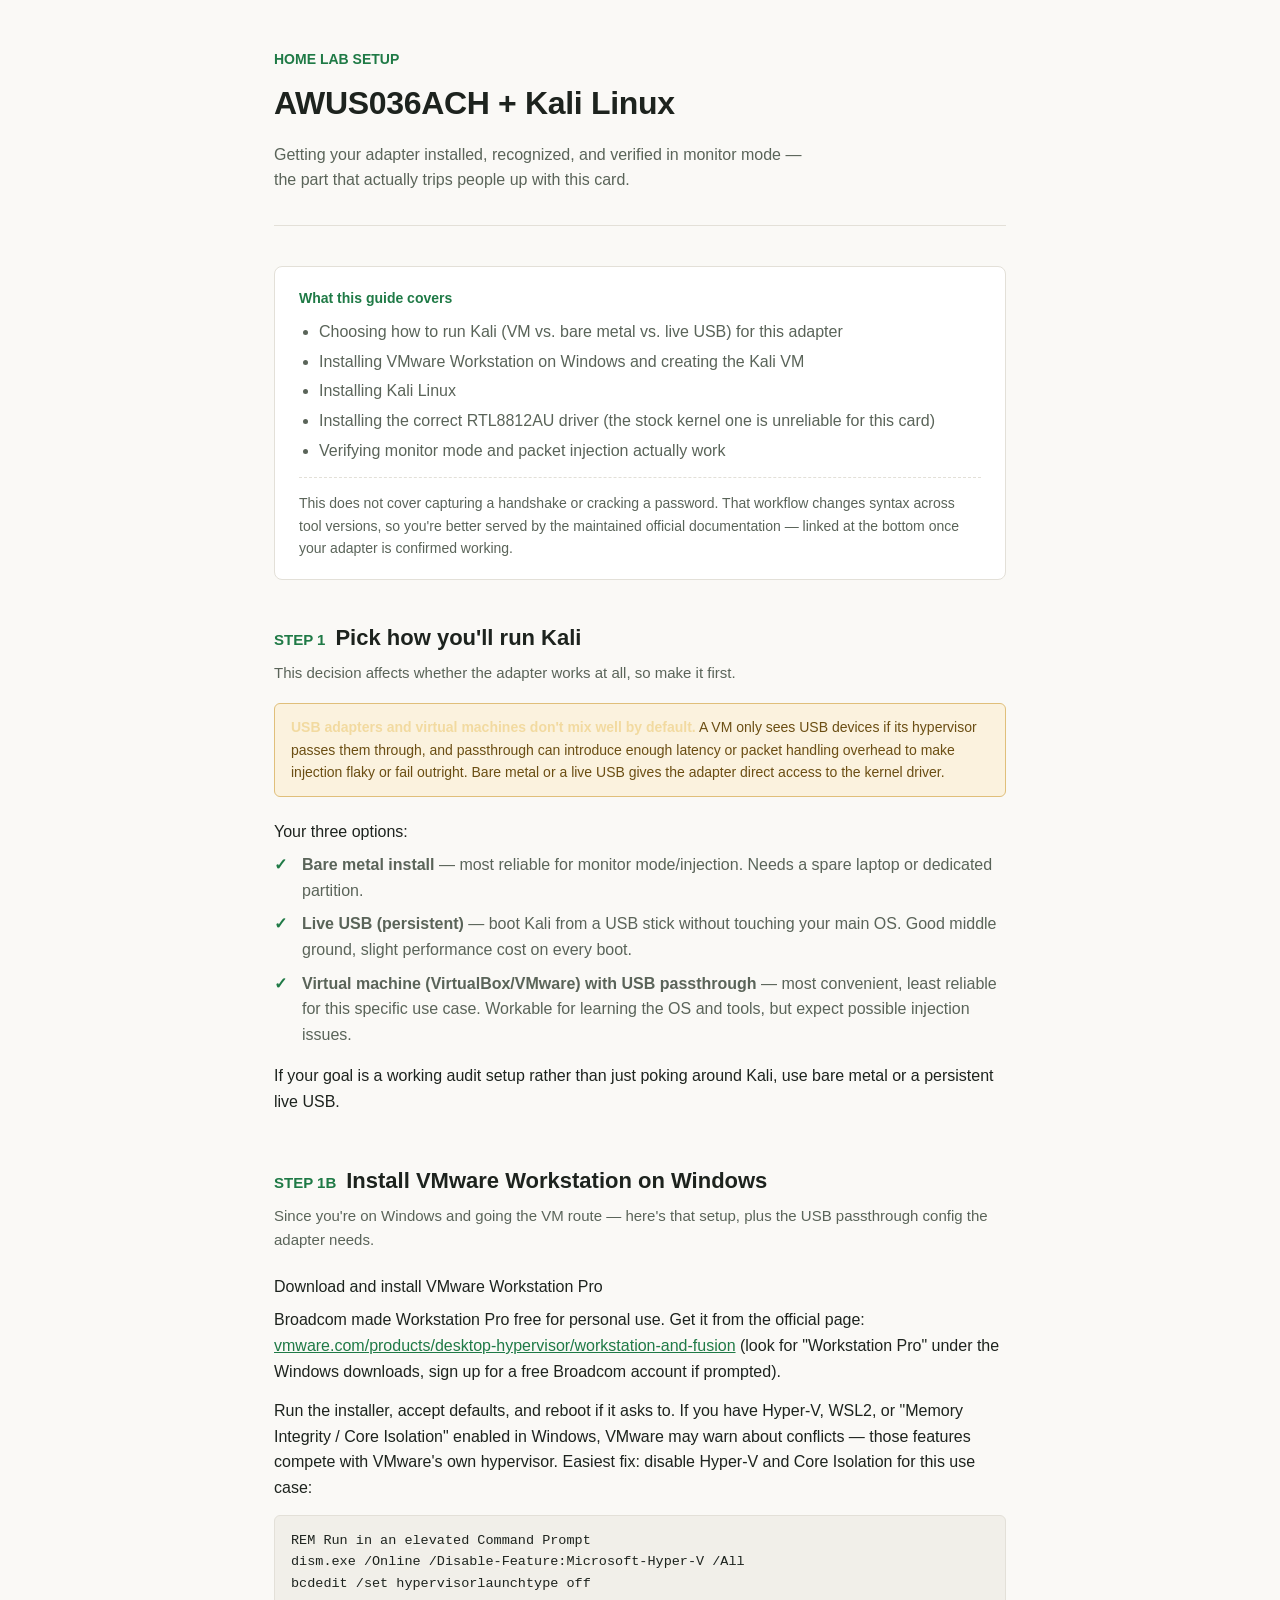
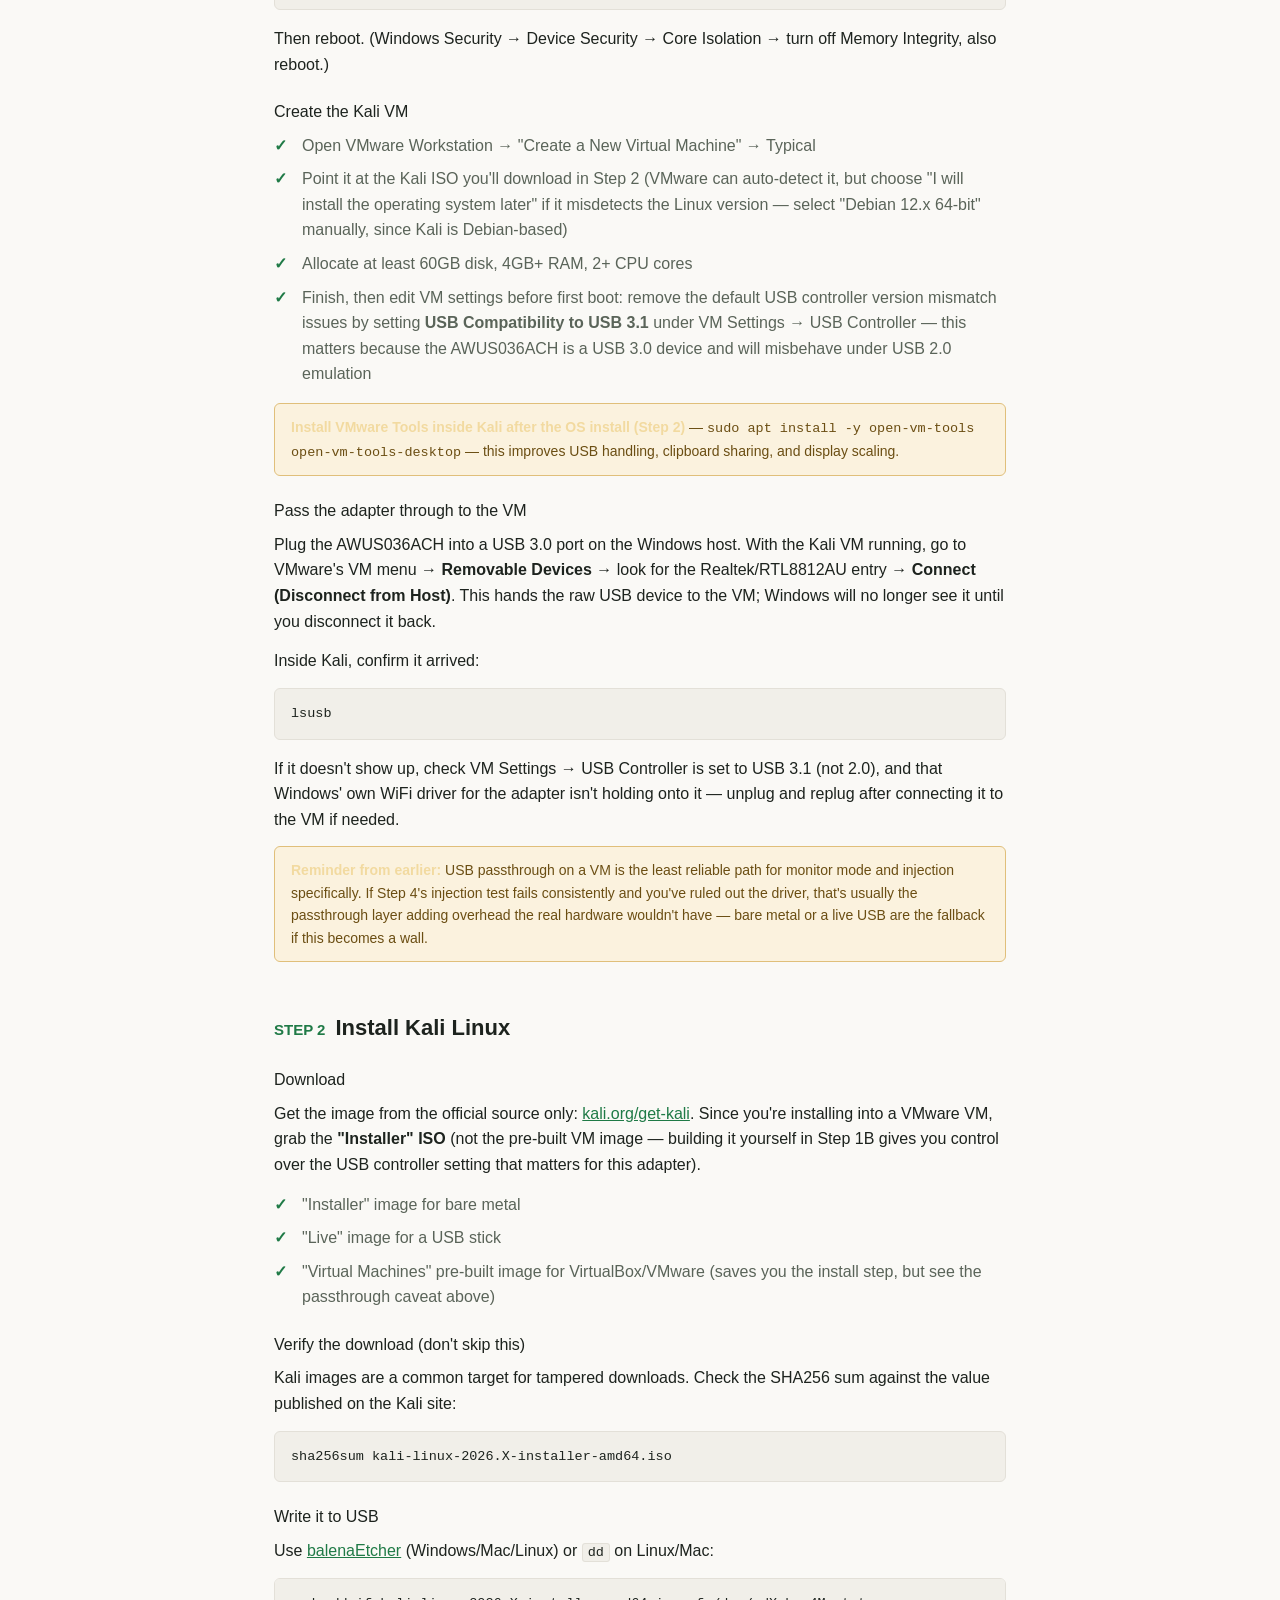
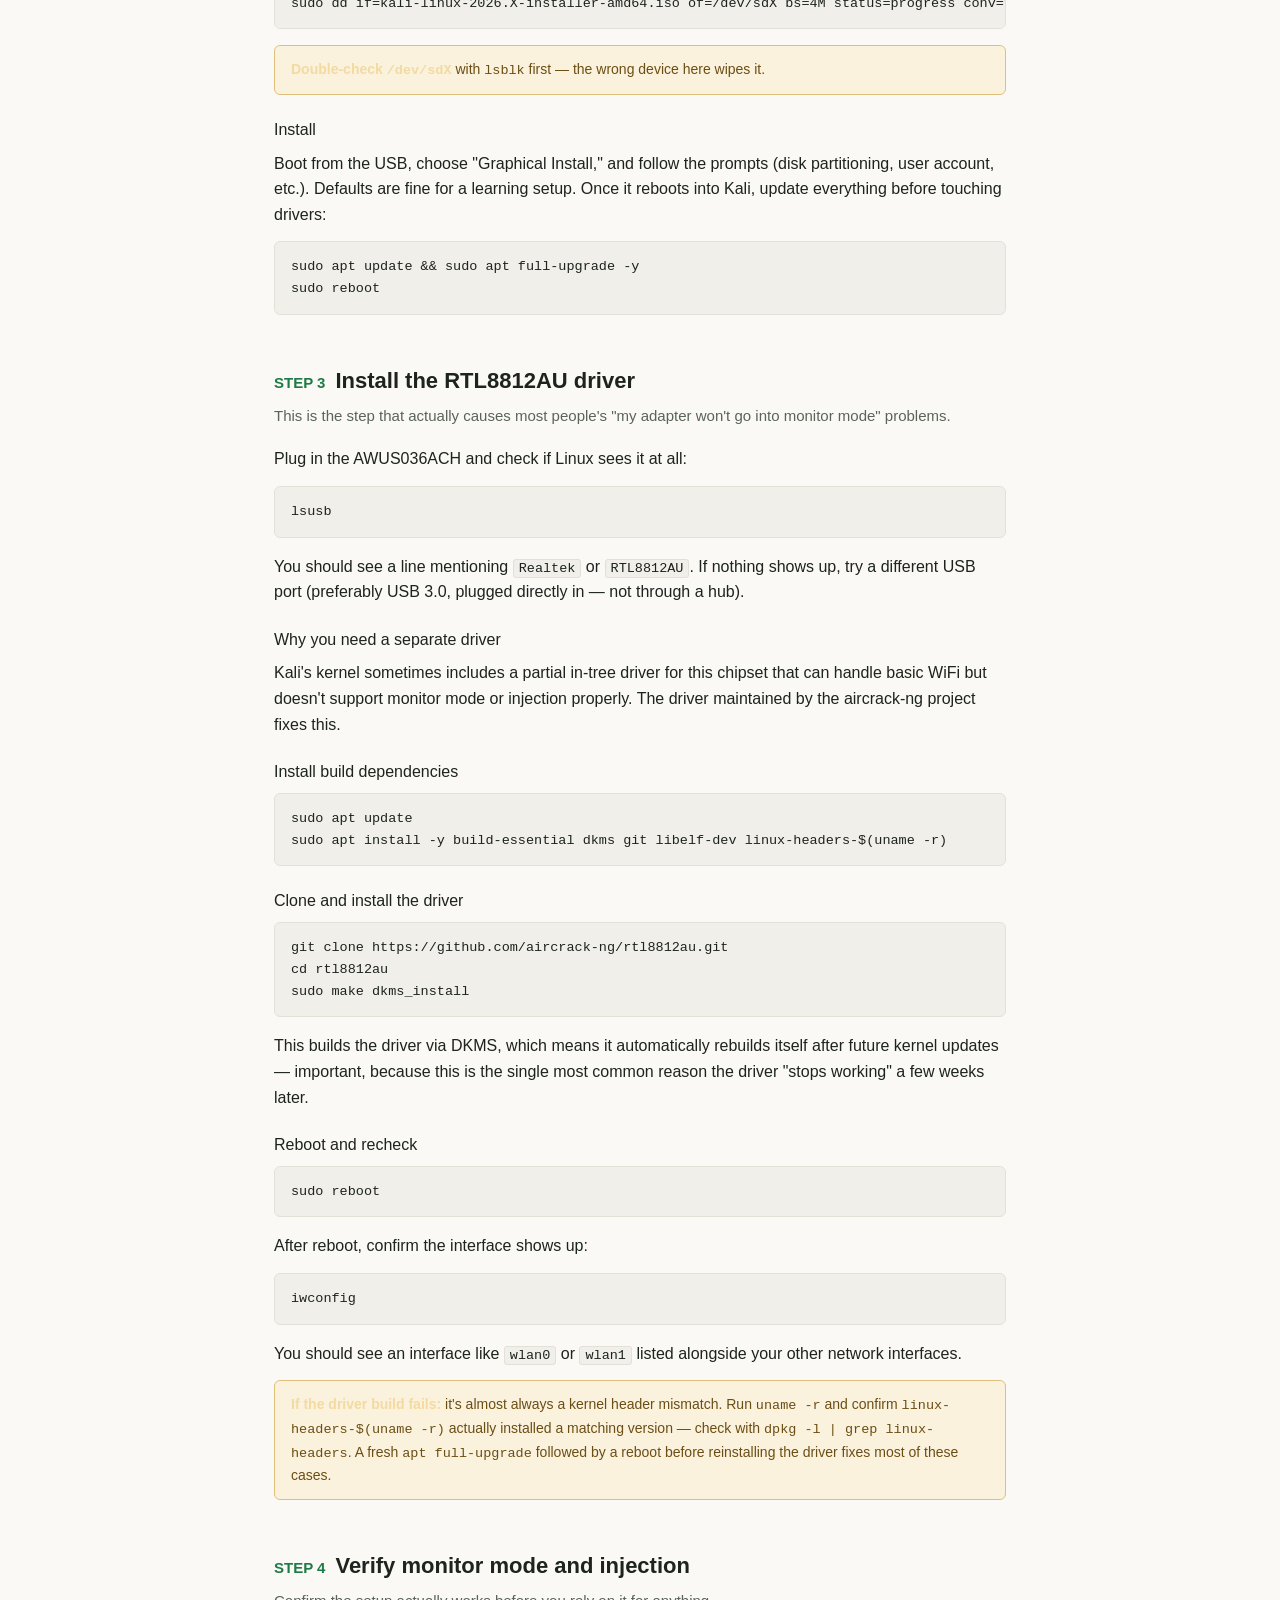
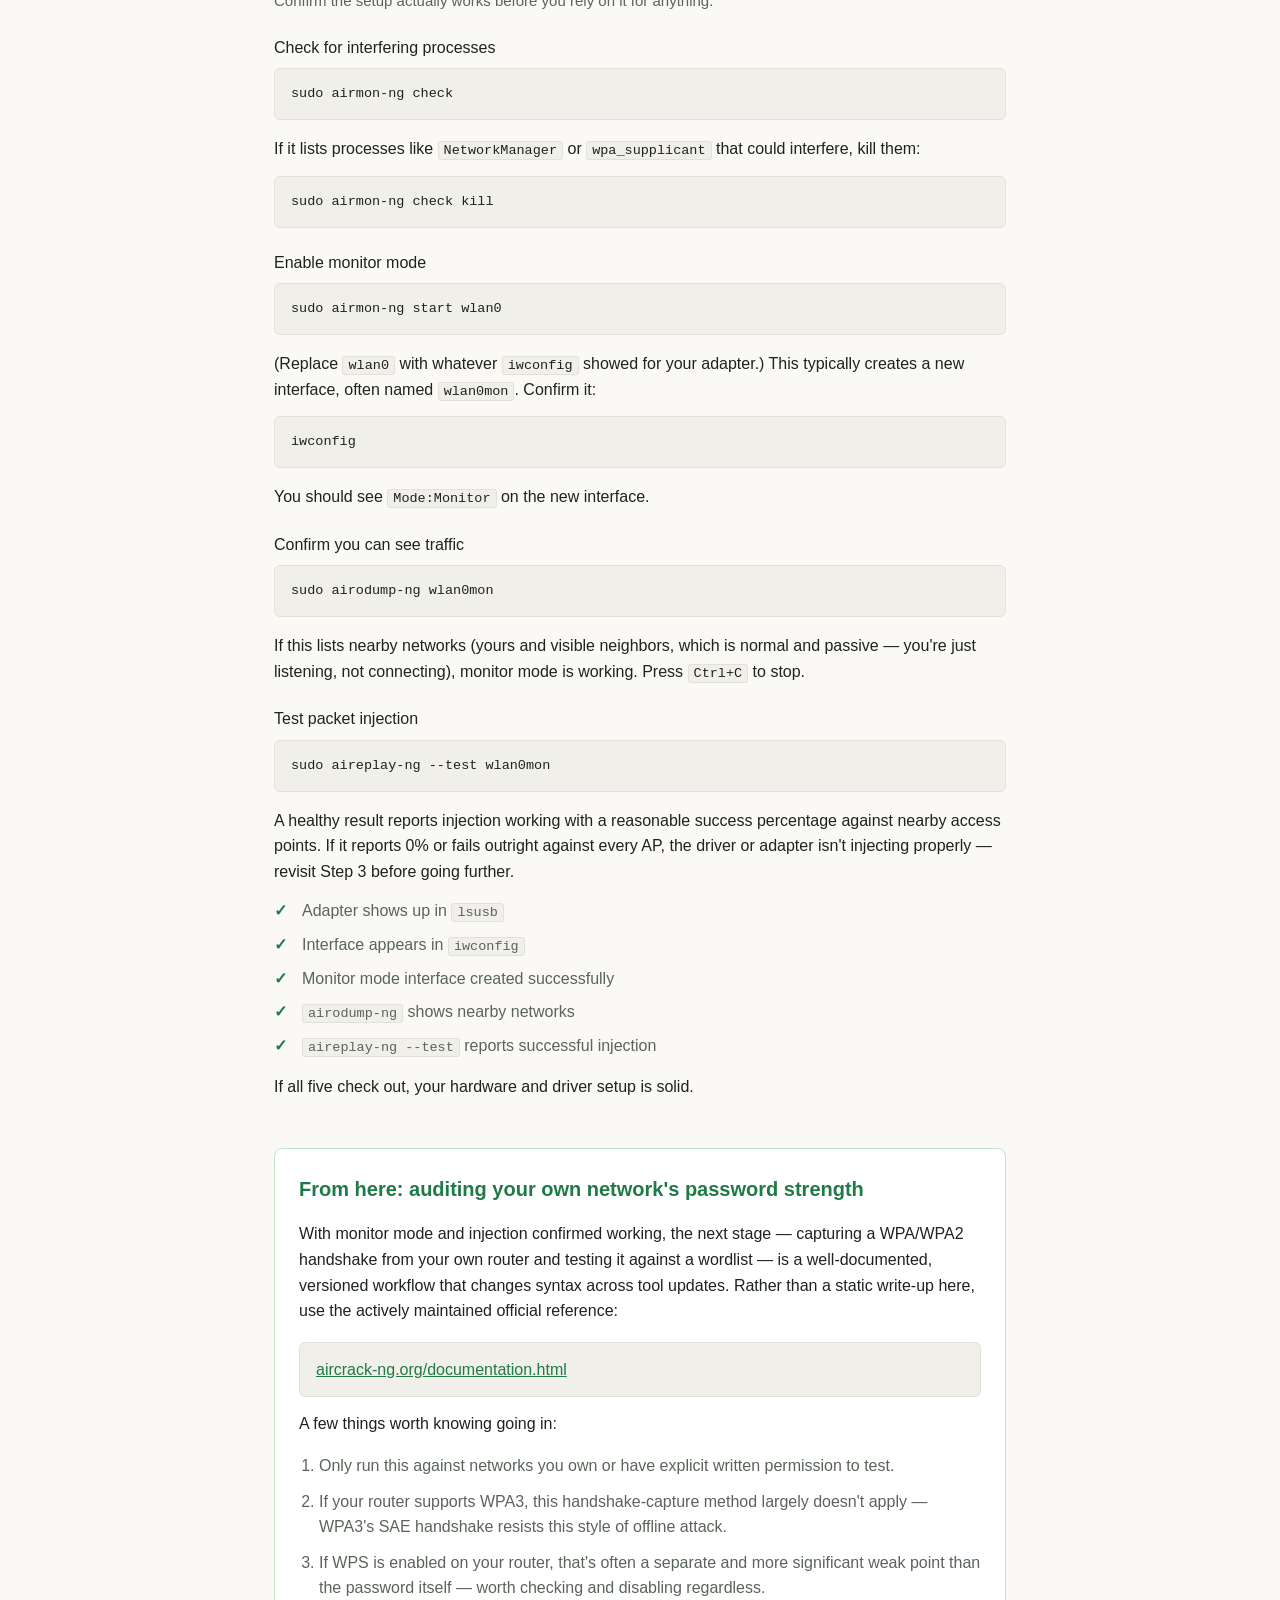
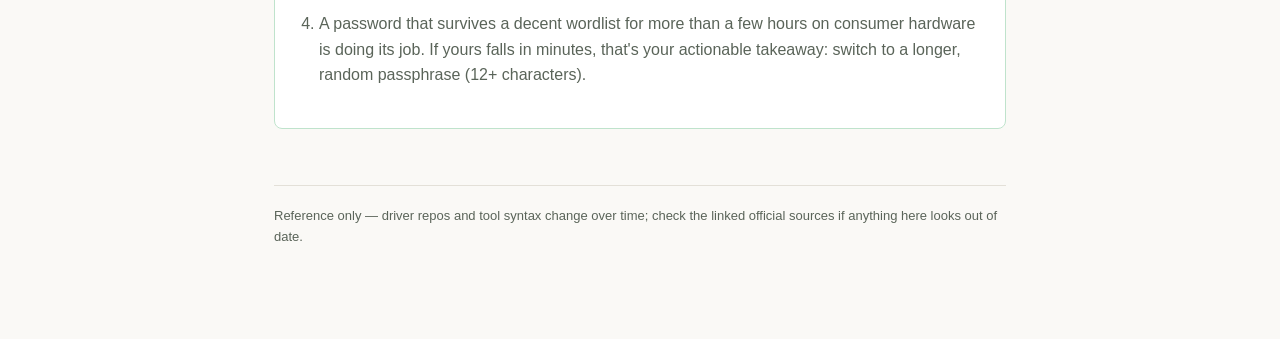
<file: awus036ach-kali-setup-guide.html>
<!DOCTYPE html>
<html lang="en">
<head>
<meta charset="UTF-8">
<meta name="viewport" content="width=device-width, initial-scale=1">
<title>AWUS036ACH + Kali Linux: Setup & Driver Guide</title>
<style>
  :root {
    --bg: #0f1410;
    --panel: #161d18;
    --panel-border: #263229;
    --text: #e7ece8;
    --text-dim: #9fb0a4;
    --accent: #5fd48a;
    --accent-dim: #2c6b47;
    --warn-bg: #2a1f12;
    --warn-border: #7a5420;
    --warn-text: #e8c98a;
    --code-bg: #0b0f0c;
    --mono: "SFMono-Regular", Consolas, "Liberation Mono", Menlo, monospace;
    --sans: -apple-system, BlinkMacSystemFont, "Segoe UI", Roboto, sans-serif;
  }
  * { box-sizing: border-box; }
  body {
    margin: 0;
    background: var(--bg);
    color: var(--text);
    font-family: var(--sans);
    line-height: 1.6;
  }
  .wrap {
    max-width: 780px;
    margin: 0 auto;
    padding: 48px 24px 96px;
  }
  header.hero {
    border-bottom: 1px solid var(--panel-border);
    padding-bottom: 32px;
    margin-bottom: 40px;
  }
  header.hero .kicker {
    color: var(--accent);
    font-size: 14px;
    font-weight: 600;
    margin-bottom: 8px;
  }
  header.hero h1 {
    font-size: 32px;
    margin: 0 0 12px;
    letter-spacing: -0.01em;
  }
  header.hero p {
    color: var(--text-dim);
    font-size: 16px;
    max-width: 60ch;
    margin: 0;
  }
  .scope-box {
    background: var(--panel);
    border: 1px solid var(--panel-border);
    border-radius: 8px;
    padding: 20px 24px;
    margin-bottom: 40px;
  }
  .scope-box h2 {
    font-size: 14px;
    text-transform: none;
    color: var(--accent);
    margin: 0 0 10px;
  }
  .scope-box ul {
    margin: 0;
    padding-left: 20px;
    color: var(--text-dim);
  }
  .scope-box li { margin-bottom: 4px; }
  .scope-box .not-covered {
    margin-top: 14px;
    padding-top: 14px;
    border-top: 1px dashed var(--panel-border);
    color: var(--text-dim);
    font-size: 14px;
  }
  section.step {
    margin-bottom: 48px;
  }
  section.step h2 {
    font-size: 22px;
    margin: 0 0 6px;
    display: flex;
    align-items: baseline;
    gap: 10px;
  }
  section.step h2 .num {
    color: var(--accent);
    font-size: 15px;
    font-weight: 700;
  }
  section.step .lede {
    color: var(--text-dim);
    margin-bottom: 18px;
    font-size: 15px;
  }
  .sub {
    font-size: 16px;
    margin: 22px 0 8px;
    color: var(--text);
  }
  p { margin: 0 0 14px; }
  pre {
    background: var(--code-bg);
    border: 1px solid var(--panel-border);
    border-radius: 6px;
    padding: 14px 16px;
    overflow-x: auto;
    margin: 0 0 16px;
  }
  code {
    font-family: var(--mono);
    font-size: 13.5px;
  }
  p code, li code {
    background: var(--code-bg);
    padding: 1px 5px;
    border-radius: 3px;
    border: 1px solid var(--panel-border);
  }
  .note {
    background: var(--warn-bg);
    border: 1px solid var(--warn-border);
    color: var(--warn-text);
    border-radius: 6px;
    padding: 12px 16px;
    font-size: 14px;
    margin: 0 0 16px;
  }
  .note strong { color: #f2daa0; }
  .checklist {
    list-style: none;
    padding: 0;
    margin: 0 0 16px;
  }
  .checklist li {
    padding-left: 28px;
    position: relative;
    margin-bottom: 8px;
    color: var(--text-dim);
  }
  .checklist li::before {
    content: "✓";
    position: absolute;
    left: 0;
    color: var(--accent);
    font-weight: 700;
  }
  a { color: var(--accent); }
  .handoff {
    background: var(--panel);
    border: 1px solid var(--accent-dim);
    border-radius: 8px;
    padding: 24px;
    margin-top: 12px;
  }
  .handoff h2 {
    margin-top: 0;
    font-size: 20px;
    color: var(--accent);
  }
  .handoff ol { padding-left: 20px; color: var(--text-dim); }
  .handoff ol li { margin-bottom: 10px; }
  .handoff .link-box {
    margin-top: 18px;
    padding: 14px 16px;
    background: var(--code-bg);
    border-radius: 6px;
    border: 1px solid var(--panel-border);
  }
  .link-box a { word-break: break-all; }
  footer {
    margin-top: 56px;
    padding-top: 20px;
    border-top: 1px solid var(--panel-border);
    color: var(--text-dim);
    font-size: 13px;
  }
  @media (prefers-color-scheme: light) {
    :root:not([data-theme="dark"]) {
      --bg: #faf9f6;
      --panel: #ffffff;
      --panel-border: #e3e0d8;
      --text: #1d231e;
      --text-dim: #5a6459;
      --accent: #1f7a46;
      --accent-dim: #bfe3cc;
      --warn-bg: #fbf2de;
      --warn-border: #e0bf7a;
      --warn-text: #6b4e13;
      --code-bg: #f1efe9;
    }
  }
</style>
</head>
<body>
<div class="wrap">

  <header class="hero">
    <div class="kicker">HOME LAB SETUP</div>
    <h1>AWUS036ACH + Kali Linux</h1>
    <p>Getting your adapter installed, recognized, and verified in monitor mode — the part that actually trips people up with this card.</p>
  </header>

  <div class="scope-box">
    <h2>What this guide covers</h2>
    <ul>
      <li>Choosing how to run Kali (VM vs. bare metal vs. live USB) for this adapter</li>
      <li>Installing VMware Workstation on Windows and creating the Kali VM</li>
      <li>Installing Kali Linux</li>
      <li>Installing the correct RTL8812AU driver (the stock kernel one is unreliable for this card)</li>
      <li>Verifying monitor mode and packet injection actually work</li>
    </ul>
    <div class="not-covered">
      This does not cover capturing a handshake or cracking a password. That workflow changes syntax across tool versions, so you're better served by the maintained official documentation — linked at the bottom once your adapter is confirmed working.
    </div>
  </div>

  <section class="step">
    <h2><span class="num">STEP 1</span> Pick how you'll run Kali</h2>
    <p class="lede">This decision affects whether the adapter works at all, so make it first.</p>

    <div class="note">
      <strong>USB adapters and virtual machines don't mix well by default.</strong> A VM only sees USB devices if its hypervisor passes them through, and passthrough can introduce enough latency or packet handling overhead to make injection flaky or fail outright. Bare metal or a live USB gives the adapter direct access to the kernel driver.
    </div>

    <p class="sub">Your three options:</p>
    <ul class="checklist">
      <li><strong>Bare metal install</strong> — most reliable for monitor mode/injection. Needs a spare laptop or dedicated partition.</li>
      <li><strong>Live USB (persistent)</strong> — boot Kali from a USB stick without touching your main OS. Good middle ground, slight performance cost on every boot.</li>
      <li><strong>Virtual machine (VirtualBox/VMware) with USB passthrough</strong> — most convenient, least reliable for this specific use case. Workable for learning the OS and tools, but expect possible injection issues.</li>
    </ul>
    <p>If your goal is a working audit setup rather than just poking around Kali, use bare metal or a persistent live USB.</p>
  </section>

  <section class="step">
    <h2><span class="num">STEP 1B</span> Install VMware Workstation on Windows</h2>
    <p class="lede">Since you're on Windows and going the VM route — here's that setup, plus the USB passthrough config the adapter needs.</p>

    <p class="sub">Download and install VMware Workstation Pro</p>
    <p>Broadcom made Workstation Pro free for personal use. Get it from the official page: <a href="https://www.vmware.com/products/desktop-hypervisor/workstation-and-fusion" target="_blank" rel="noopener">vmware.com/products/desktop-hypervisor/workstation-and-fusion</a> (look for "Workstation Pro" under the Windows downloads, sign up for a free Broadcom account if prompted).</p>
    <p>Run the installer, accept defaults, and reboot if it asks to. If you have Hyper-V, WSL2, or "Memory Integrity / Core Isolation" enabled in Windows, VMware may warn about conflicts — those features compete with VMware's own hypervisor. Easiest fix: disable Hyper-V and Core Isolation for this use case:</p>
    <pre><code>REM Run in an elevated Command Prompt
dism.exe /Online /Disable-Feature:Microsoft-Hyper-V /All
bcdedit /set hypervisorlaunchtype off</code></pre>
    <p>Then reboot. (Windows Security → Device Security → Core Isolation → turn off Memory Integrity, also reboot.)</p>

    <p class="sub">Create the Kali VM</p>
    <ul class="checklist">
      <li>Open VMware Workstation → "Create a New Virtual Machine" → Typical</li>
      <li>Point it at the Kali ISO you'll download in Step 2 (VMware can auto-detect it, but choose "I will install the operating system later" if it misdetects the Linux version — select "Debian 12.x 64-bit" manually, since Kali is Debian-based)</li>
      <li>Allocate at least 60GB disk, 4GB+ RAM, 2+ CPU cores</li>
      <li>Finish, then edit VM settings before first boot: remove the default USB controller version mismatch issues by setting <strong>USB Compatibility to USB 3.1</strong> under VM Settings → USB Controller — this matters because the AWUS036ACH is a USB 3.0 device and will misbehave under USB 2.0 emulation</li>
    </ul>

    <div class="note">
      <strong>Install VMware Tools inside Kali after the OS install (Step 2)</strong> — <code>sudo apt install -y open-vm-tools open-vm-tools-desktop</code> — this improves USB handling, clipboard sharing, and display scaling.
    </div>

    <p class="sub">Pass the adapter through to the VM</p>
    <p>Plug the AWUS036ACH into a USB 3.0 port on the Windows host. With the Kali VM running, go to VMware's VM menu → <strong>Removable Devices</strong> → look for the Realtek/RTL8812AU entry → <strong>Connect (Disconnect from Host)</strong>. This hands the raw USB device to the VM; Windows will no longer see it until you disconnect it back.</p>
    <p>Inside Kali, confirm it arrived:</p>
    <pre><code>lsusb</code></pre>
    <p>If it doesn't show up, check VM Settings → USB Controller is set to USB 3.1 (not 2.0), and that Windows' own WiFi driver for the adapter isn't holding onto it — unplug and replug after connecting it to the VM if needed.</p>

    <div class="note">
      <strong>Reminder from earlier:</strong> USB passthrough on a VM is the least reliable path for monitor mode and injection specifically. If Step 4's injection test fails consistently and you've ruled out the driver, that's usually the passthrough layer adding overhead the real hardware wouldn't have — bare metal or a live USB are the fallback if this becomes a wall.
    </div>
  </section>

  <section class="step">
    <h2><span class="num">STEP 2</span> Install Kali Linux</h2>

    <p class="sub">Download</p>
    <p>Get the image from the official source only: <a href="https://www.kali.org/get-kali/" target="_blank" rel="noopener">kali.org/get-kali</a>. Since you're installing into a VMware VM, grab the <strong>"Installer" ISO</strong> (not the pre-built VM image — building it yourself in Step 1B gives you control over the USB controller setting that matters for this adapter).</p>
    <ul class="checklist">
      <li>"Installer" image for bare metal</li>
      <li>"Live" image for a USB stick</li>
      <li>"Virtual Machines" pre-built image for VirtualBox/VMware (saves you the install step, but see the passthrough caveat above)</li>
    </ul>

    <p class="sub">Verify the download (don't skip this)</p>
    <p>Kali images are a common target for tampered downloads. Check the SHA256 sum against the value published on the Kali site:</p>
    <pre><code>sha256sum kali-linux-2026.X-installer-amd64.iso</code></pre>

    <p class="sub">Write it to USB</p>
    <p>Use <a href="https://etcher.balena.io/" target="_blank" rel="noopener">balenaEtcher</a> (Windows/Mac/Linux) or <code>dd</code> on Linux/Mac:</p>
    <pre><code>sudo dd if=kali-linux-2026.X-installer-amd64.iso of=/dev/sdX bs=4M status=progress conv=fsync</code></pre>
    <div class="note"><strong>Double-check <code>/dev/sdX</code></strong> with <code>lsblk</code> first — the wrong device here wipes it.</div>

    <p class="sub">Install</p>
    <p>Boot from the USB, choose "Graphical Install," and follow the prompts (disk partitioning, user account, etc.). Defaults are fine for a learning setup. Once it reboots into Kali, update everything before touching drivers:</p>
    <pre><code>sudo apt update && sudo apt full-upgrade -y
sudo reboot</code></pre>
  </section>

  <section class="step">
    <h2><span class="num">STEP 3</span> Install the RTL8812AU driver</h2>
    <p class="lede">This is the step that actually causes most people's "my adapter won't go into monitor mode" problems.</p>

    <p>Plug in the AWUS036ACH and check if Linux sees it at all:</p>
    <pre><code>lsusb</code></pre>
    <p>You should see a line mentioning <code>Realtek</code> or <code>RTL8812AU</code>. If nothing shows up, try a different USB port (preferably USB 3.0, plugged directly in — not through a hub).</p>

    <p class="sub">Why you need a separate driver</p>
    <p>Kali's kernel sometimes includes a partial in-tree driver for this chipset that can handle basic WiFi but doesn't support monitor mode or injection properly. The driver maintained by the aircrack-ng project fixes this.</p>

    <p class="sub">Install build dependencies</p>
    <pre><code>sudo apt update
sudo apt install -y build-essential dkms git libelf-dev linux-headers-$(uname -r)</code></pre>

    <p class="sub">Clone and install the driver</p>
    <pre><code>git clone https://github.com/aircrack-ng/rtl8812au.git
cd rtl8812au
sudo make dkms_install</code></pre>
    <p>This builds the driver via DKMS, which means it automatically rebuilds itself after future kernel updates — important, because this is the single most common reason the driver "stops working" a few weeks later.</p>

    <p class="sub">Reboot and recheck</p>
    <pre><code>sudo reboot</code></pre>
    <p>After reboot, confirm the interface shows up:</p>
    <pre><code>iwconfig</code></pre>
    <p>You should see an interface like <code>wlan0</code> or <code>wlan1</code> listed alongside your other network interfaces.</p>

    <div class="note">
      <strong>If the driver build fails:</strong> it's almost always a kernel header mismatch. Run <code>uname -r</code> and confirm <code>linux-headers-$(uname -r)</code> actually installed a matching version — check with <code>dpkg -l | grep linux-headers</code>. A fresh <code>apt full-upgrade</code> followed by a reboot before reinstalling the driver fixes most of these cases.
    </div>
  </section>

  <section class="step">
    <h2><span class="num">STEP 4</span> Verify monitor mode and injection</h2>
    <p class="lede">Confirm the setup actually works before you rely on it for anything.</p>

    <p class="sub">Check for interfering processes</p>
    <pre><code>sudo airmon-ng check</code></pre>
    <p>If it lists processes like <code>NetworkManager</code> or <code>wpa_supplicant</code> that could interfere, kill them:</p>
    <pre><code>sudo airmon-ng check kill</code></pre>

    <p class="sub">Enable monitor mode</p>
    <pre><code>sudo airmon-ng start wlan0</code></pre>
    <p>(Replace <code>wlan0</code> with whatever <code>iwconfig</code> showed for your adapter.) This typically creates a new interface, often named <code>wlan0mon</code>. Confirm it:</p>
    <pre><code>iwconfig</code></pre>
    <p>You should see <code>Mode:Monitor</code> on the new interface.</p>

    <p class="sub">Confirm you can see traffic</p>
    <pre><code>sudo airodump-ng wlan0mon</code></pre>
    <p>If this lists nearby networks (yours and visible neighbors, which is normal and passive — you're just listening, not connecting), monitor mode is working. Press <code>Ctrl+C</code> to stop.</p>

    <p class="sub">Test packet injection</p>
    <pre><code>sudo aireplay-ng --test wlan0mon</code></pre>
    <p>A healthy result reports injection working with a reasonable success percentage against nearby access points. If it reports 0% or fails outright against every AP, the driver or adapter isn't injecting properly — revisit Step 3 before going further.</p>

    <ul class="checklist">
      <li>Adapter shows up in <code>lsusb</code></li>
      <li>Interface appears in <code>iwconfig</code></li>
      <li>Monitor mode interface created successfully</li>
      <li><code>airodump-ng</code> shows nearby networks</li>
      <li><code>aireplay-ng --test</code> reports successful injection</li>
    </ul>
    <p>If all five check out, your hardware and driver setup is solid.</p>
  </section>

  <div class="handoff">
    <h2>From here: auditing your own network's password strength</h2>
    <p>With monitor mode and injection confirmed working, the next stage — capturing a WPA/WPA2 handshake from your own router and testing it against a wordlist — is a well-documented, versioned workflow that changes syntax across tool updates. Rather than a static write-up here, use the actively maintained official reference:</p>
    <div class="link-box">
      <a href="https://aircrack-ng.org/documentation.html" target="_blank" rel="noopener">aircrack-ng.org/documentation.html</a>
    </div>
    <p style="margin-top:14px;">A few things worth knowing going in:</p>
    <ol>
      <li>Only run this against networks you own or have explicit written permission to test.</li>
      <li>If your router supports WPA3, this handshake-capture method largely doesn't apply — WPA3's SAE handshake resists this style of offline attack.</li>
      <li>If WPS is enabled on your router, that's often a separate and more significant weak point than the password itself — worth checking and disabling regardless.</li>
      <li>A password that survives a decent wordlist for more than a few hours on consumer hardware is doing its job. If yours falls in minutes, that's your actionable takeaway: switch to a longer, random passphrase (12+ characters).</li>
    </ol>
  </div>

  <footer>
    Reference only — driver repos and tool syntax change over time; check the linked official sources if anything here looks out of date.
  </footer>

</div>
</body>
</html>
</file>
